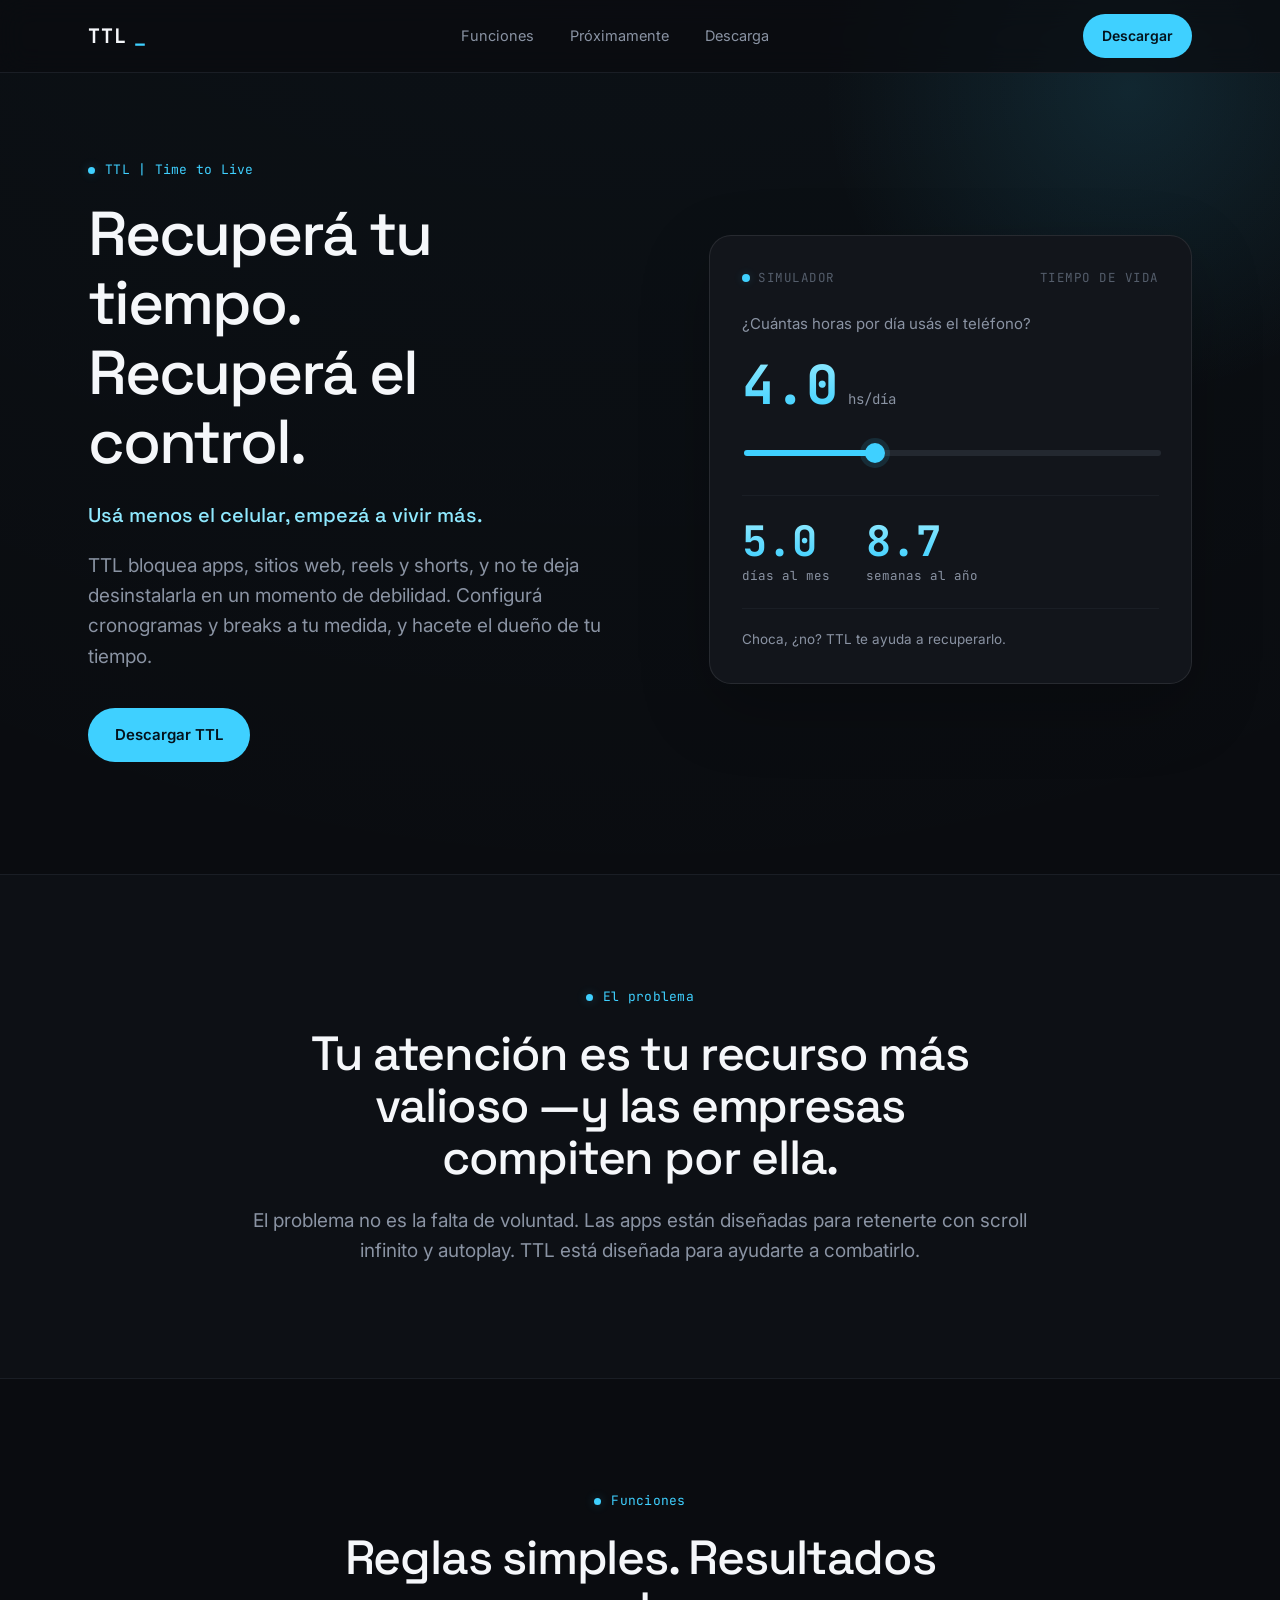
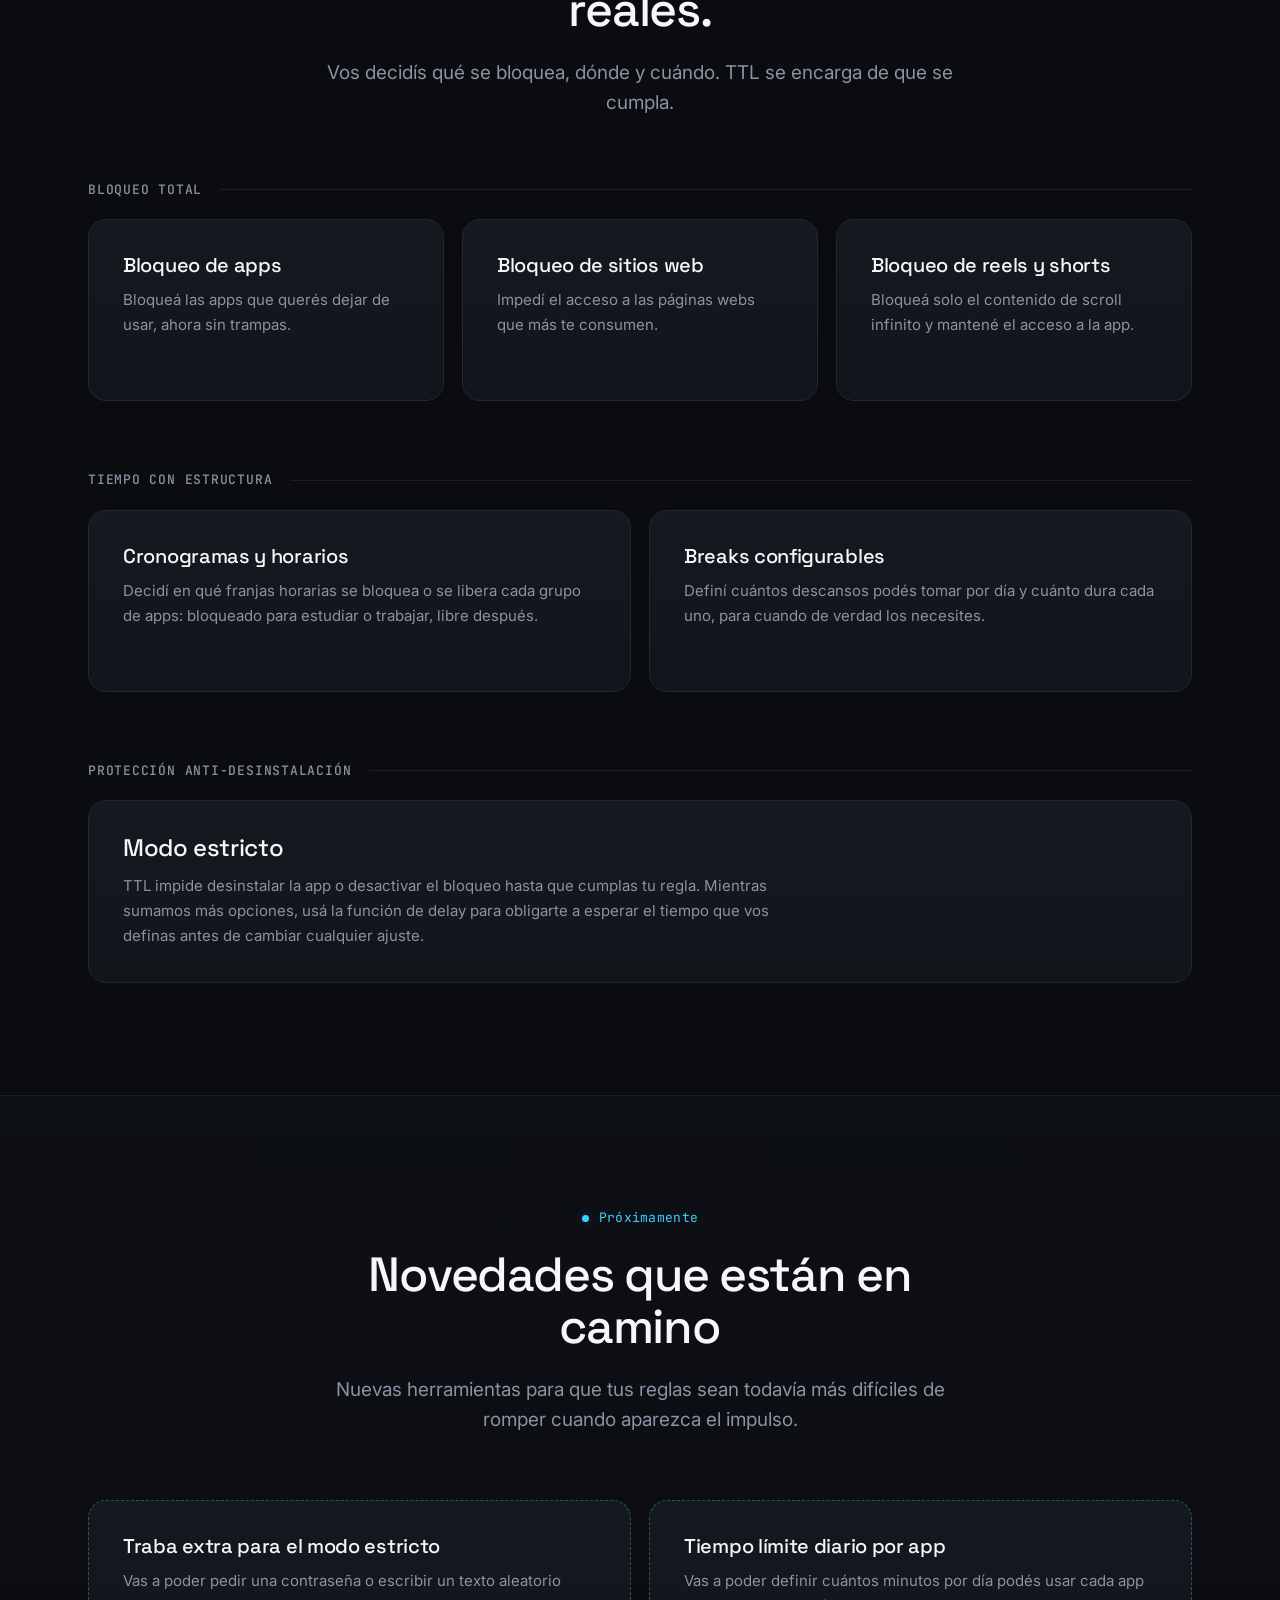
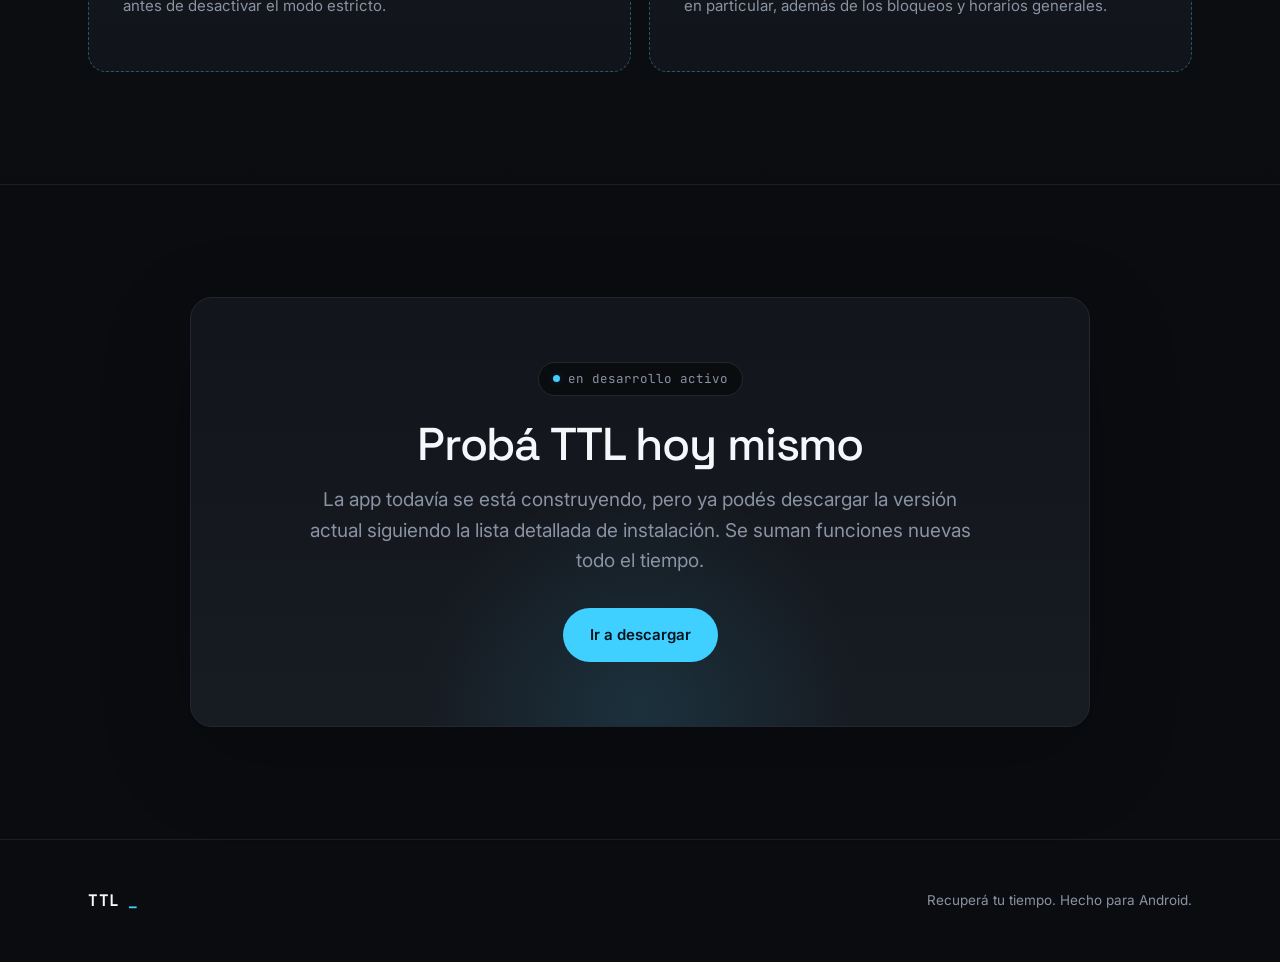
<file: index.html>
<!DOCTYPE html>
<html lang="es">
<head>
<meta charset="UTF-8">
<meta name="viewport" content="width=device-width, initial-scale=1.0">
<title>TTL — Recuperá tu tiempo, recuperá el control</title>
<meta name="description" content="TTL (Time to Live) es una app para Android que bloquea apps, sitios web, reels y shorts, con protección anti-desinstalación, cronogramas y breaks configurables.">
<link rel="preconnect" href="https://fonts.googleapis.com">
<link rel="preconnect" href="https://fonts.gstatic.com" crossorigin>
<link href="https://fonts.googleapis.com/css2?family=Space+Grotesk:wght@300;500;700&family=Inter:wght@400;500;600&family=JetBrains+Mono:wght@400;500;700&display=swap" rel="stylesheet">
<link rel="stylesheet" href="style.css">
</head>
<body>

<nav class="nav">
  <div class="container">
    <a href="#top" class="logo">TTL<span>_</span></a>
    <ul class="nav-links">
      <li><a href="#funciones">Funciones</a></li>
      <li><a href="#proximamente">Próximamente</a></li>
      <li><a href="#descarga">Descarga</a></li>
    </ul>
    <div class="nav-actions">
      <a href="descargar.html" class="btn btn-primary btn-sm">Descargar</a>
      <button class="nav-toggle" aria-label="Abrir menú" aria-expanded="false">
        <svg width="24" height="24" viewBox="0 0 24 24" fill="none"><path d="M3 6h18M3 12h18M3 18h18" stroke="currentColor" stroke-width="1.8" stroke-linecap="round"/></svg>
      </button>
    </div>
  </div>
</nav>

<div class="mobile-menu">
  <a href="#funciones">Funciones</a>
  <a href="#proximamente">Próximamente</a>
  <a href="#descarga">Descarga</a>
  <a href="descargar.html" class="btn btn-primary">Descargar TTL</a>
</div>

<main id="top">

  <!-- HERO -->
  <section class="hero">
    <div class="container hero-grid">
      <div>
        <span class="eyebrow">TTL | Time to Live</span>
        <h1>Recuperá tu tiempo.<br>Recuperá el control.</h1>
        <p class="hero-sub">Usá menos el celular, empezá a vivir más.</p>
        <p class="lede">TTL bloquea apps, sitios web, reels y shorts, y no te deja desinstalarla en un momento de debilidad. Configurá cronogramas y breaks a tu medida, y hacete el dueño de tu tiempo.</p>
        <div class="hero-ctas">
          <a href="descargar.html" class="btn btn-primary">Descargar TTL</a>
        </div>
      </div>

      <div class="sim-widget reveal">
        <div class="sim-head">
          <span><span class="dot"></span>SIMULADOR</span>
          <span>TIEMPO DE VIDA</span>
        </div>
        <p class="sim-question">¿Cuántas horas por día usás el teléfono?</p>
        <div class="sim-current">
          <span class="sim-current-value" id="simHoursValue">4.0</span>
          <span class="sim-current-label">hs/día</span>
        </div>
        <div class="sim-slider-row">
          <input type="range" min="0.5" max="12" step="0.1" value="4" id="simRange" aria-label="Horas por día en el teléfono">
        </div>
        <div class="sim-results">
          <div class="sim-result">
            <span class="sim-number" id="simDays">5.0</span>
            <span class="sim-label">días al mes</span>
          </div>
          <div class="sim-result">
            <span class="sim-number" id="simWeeks">8.7</span>
            <span class="sim-label">semanas al año</span>
          </div>
        </div>
        <p class="sim-caption">Choca, ¿no? TTL te ayuda a recuperarlo.</p>
      </div>
    </div>
  </section>

  <!-- PROBLEMA -->
  <section class="problem">
    <div class="container">
      <div class="section-head reveal">
        <span class="eyebrow">El problema</span>
        <h2>Tu atención es tu recurso más valioso —y las empresas compiten por ella.</h2>
        <p class="lede">El problema no es la falta de voluntad. Las apps están diseñadas para retenerte con scroll infinito y autoplay. TTL está diseñada para ayudarte a combatirlo.</p>
      </div>
    </div>
  </section>

  <!-- FUNCIONES -->
  <section class="features" id="funciones">
    <div class="container">
      <div class="section-head reveal">
        <span class="eyebrow">Funciones</span>
        <h2>Reglas simples. Resultados reales.</h2>
        <p class="lede">Vos decidís qué se bloquea, dónde y cuándo. TTL se encarga de que se cumpla.</p>
      </div>

      <div class="feature-group reveal">
        <h3 class="group-title">Bloqueo total</h3>
        <div class="features-grid">
          <div class="feature-card">
            <h3>Bloqueo de apps</h3>
            <p>Bloqueá las apps que querés dejar de usar, ahora sin trampas.</p>
          </div>
          <div class="feature-card">
            <h3>Bloqueo de sitios web</h3>
            <p>Impedí el acceso a las páginas webs que más te consumen.</p>
          </div>
          <div class="feature-card">
            <h3>Bloqueo de reels y shorts</h3>
            <p>Bloqueá solo el contenido de scroll infinito y mantené el acceso a la app.</p>
          </div>
        </div>
      </div>

      <div class="feature-group reveal">
        <h3 class="group-title">Tiempo con estructura</h3>
        <div class="features-grid cols-2">
          <div class="feature-card">
            <h3>Cronogramas y horarios</h3>
            <p>Decidí en qué franjas horarias se bloquea o se libera cada grupo de apps: bloqueado para estudiar o trabajar, libre después.</p>
          </div>
          <div class="feature-card">
            <h3>Breaks configurables</h3>
            <p>Definí cuántos descansos podés tomar por día y cuánto dura cada uno, para cuando de verdad los necesites.</p>
          </div>
        </div>
      </div>

      <div class="feature-group reveal">
        <h3 class="group-title">Protección anti-desinstalación</h3>
        <div class="shield-card">
          <h3>Modo estricto</h3>
          <p>TTL impide desinstalar la app o desactivar el bloqueo hasta que cumplas tu regla. Mientras sumamos más opciones, usá la función de delay para obligarte a esperar el tiempo que vos definas antes de cambiar cualquier ajuste.</p>
        </div>
      </div>
    </div>
  </section>

  <!-- PRÓXIMAMENTE -->
  <section class="upcoming" id="proximamente">
    <div class="container">
      <div class="section-head reveal">
        <span class="eyebrow">Próximamente</span>
        <h2>Novedades que están en camino</h2>
        <p class="lede">Nuevas herramientas para que tus reglas sean todavía más difíciles de romper cuando aparezca el impulso.</p>
      </div>

      <div class="upcoming-grid reveal">
        <article class="upcoming-card">
          <h3>Traba extra para el modo estricto</h3>
          <p>Vas a poder pedir una contraseña o escribir un texto aleatorio antes de desactivar el modo estricto.</p>
        </article>
        <article class="upcoming-card">
          <h3>Tiempo límite diario por app</h3>
          <p>Vas a poder definir cuántos minutos por día podés usar cada app en particular, además de los bloqueos y horarios generales.</p>
        </article>
      </div>
    </div>
  </section>

  <!-- DESCARGA -->
  <section class="download-band" id="descarga">
    <div class="container">
      <div class="download-card reveal">
        <span class="status-chip"><span class="dot"></span>en desarrollo activo</span>
        <h2>Probá TTL hoy mismo</h2>
        <p class="lede">La app todavía se está construyendo, pero ya podés descargar la versión actual siguiendo la lista detallada de instalación. Se suman funciones nuevas todo el tiempo.</p>
        <a href="descargar.html" class="btn btn-primary">Ir a descargar</a>
      </div>
    </div>
  </section>

</main>

<footer>
  <div class="container footer-row">
    <span class="logo">TTL<span>_</span></span>
    <span class="text-muted">Recuperá tu tiempo. Hecho para Android.</span>
  </div>
</footer>

<script src="script.js"></script>
</body>
</html>
</file>
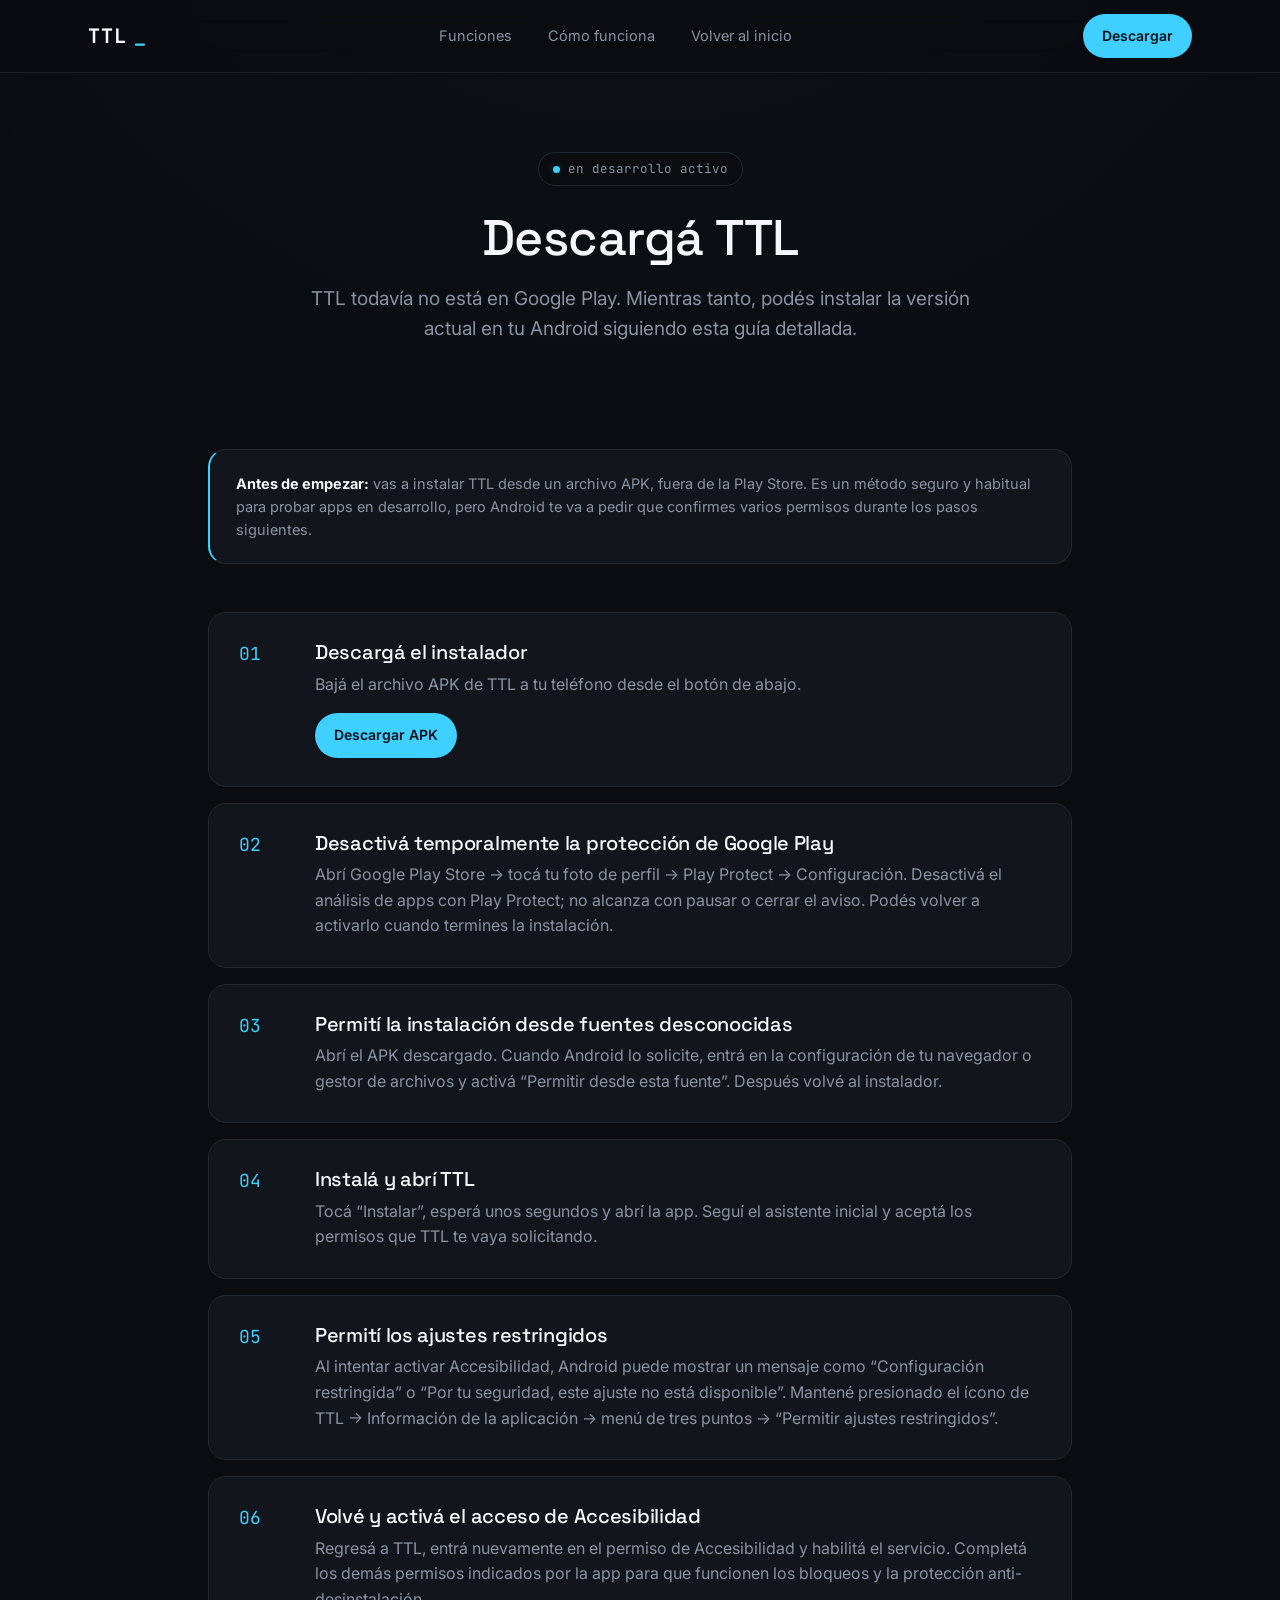
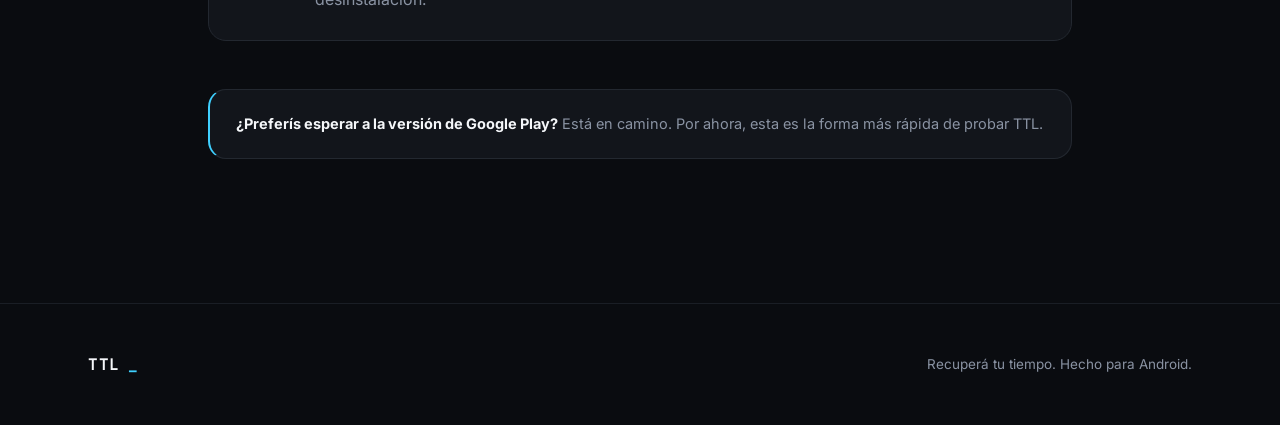
<file: descargar.html>
<!DOCTYPE html>
<html lang="es">
<head>
<meta charset="UTF-8">
<meta name="viewport" content="width=device-width, initial-scale=1.0">
<title>Descargar TTL — instalá la app</title>
<meta name="description" content="Descargá e instalá TTL en tu Android siguiendo una guía detallada paso a paso.">
<link rel="preconnect" href="https://fonts.googleapis.com">
<link rel="preconnect" href="https://fonts.gstatic.com" crossorigin>
<link href="https://fonts.googleapis.com/css2?family=Space+Grotesk:wght@300;500;700&family=Inter:wght@400;500;600&family=JetBrains+Mono:wght@400;500;700&display=swap" rel="stylesheet">
<link rel="stylesheet" href="style.css">
</head>
<body>

<nav class="nav">
  <div class="container">
    <a href="index.html" class="logo">TTL<span>_</span></a>
    <ul class="nav-links">
      <li><a href="index.html#funciones">Funciones</a></li>
      <li><a href="index.html#como-funciona">Cómo funciona</a></li>
      <li><a href="index.html">Volver al inicio</a></li>
    </ul>
    <div class="nav-actions">
      <a href="#pasos" class="btn btn-primary btn-sm">Descargar</a>
      <button class="nav-toggle" aria-label="Abrir menú" aria-expanded="false">
        <svg width="24" height="24" viewBox="0 0 24 24" fill="none"><path d="M3 6h18M3 12h18M3 18h18" stroke="currentColor" stroke-width="1.8" stroke-linecap="round"/></svg>
      </button>
    </div>
  </div>
</nav>

<div class="mobile-menu">
  <a href="index.html#funciones">Funciones</a>
  <a href="index.html#como-funciona">Cómo funciona</a>
  <a href="index.html">Volver al inicio</a>
  <a href="#pasos" class="btn btn-primary">Descargar</a>
</div>

<main>
  <section class="download-page-hero">
    <div class="container">
      <span class="status-chip"><span class="dot"></span>en desarrollo activo</span>
      <h1>Descargá TTL</h1>
      <p class="lede">TTL todavía no está en Google Play. Mientras tanto, podés instalar la versión actual en tu Android siguiendo esta guía detallada.</p>
    </div>
  </section>

  <section id="pasos">
    <div class="container">

      <div class="note-box">
        <strong>Antes de empezar:</strong> vas a instalar TTL desde un archivo APK, fuera de la Play Store. Es un método seguro y habitual para probar apps en desarrollo, pero Android te va a pedir que confirmes varios permisos durante los pasos siguientes.
      </div>

      <div class="steps-list">
        <div class="step-item">
          <div>
            <h3>Descargá el instalador</h3>
            <p>Bajá el archivo APK de TTL a tu teléfono desde el botón de abajo.</p>
            <a href="https://github.com/l-Tirimacco/TTL/raw/refs/heads/main/app-release.apk" class="btn btn-primary btn-sm" >Descargar APK</a>
          </div>
        </div>

        <div class="step-item">
          <div>
            <h3>Desactivá temporalmente la protección de Google Play</h3>
            <p>Abrí Google Play Store → tocá tu foto de perfil → Play Protect → Configuración. Desactivá el análisis de apps con Play Protect; no alcanza con pausar o cerrar el aviso. Podés volver a activarlo cuando termines la instalación.</p>
          </div>
        </div>

        <div class="step-item">
          <div>
            <h3>Permití la instalación desde fuentes desconocidas</h3>
            <p>Abrí el APK descargado. Cuando Android lo solicite, entrá en la configuración de tu navegador o gestor de archivos y activá “Permitir desde esta fuente”. Después volvé al instalador.</p>
          </div>
        </div>

        <div class="step-item">
          <div>
            <h3>Instalá y abrí TTL</h3>
            <p>Tocá “Instalar”, esperá unos segundos y abrí la app. Seguí el asistente inicial y aceptá los permisos que TTL te vaya solicitando.</p>
          </div>
        </div>

        <div class="step-item">
          <div>
            <h3>Permití los ajustes restringidos</h3>
            <p>Al intentar activar Accesibilidad, Android puede mostrar un mensaje como “Configuración restringida” o “Por tu seguridad, este ajuste no está disponible”. Mantené presionado el ícono de TTL → Información de la aplicación → menú de tres puntos → “Permitir ajustes restringidos”.</p>
          </div>
        </div>

        <div class="step-item">
          <div>
            <h3>Volvé y activá el acceso de Accesibilidad</h3>
            <p>Regresá a TTL, entrá nuevamente en el permiso de Accesibilidad y habilitá el servicio. Completá los demás permisos indicados por la app para que funcionen los bloqueos y la protección anti-desinstalación.</p>
          </div>
        </div>
      </div>

      <div class="note-box">
        <strong>¿Preferís esperar a la versión de Google Play?</strong> Está en camino. Por ahora, esta es la forma más rápida de probar TTL.
      </div>

    </div>
  </section>
</main>

<footer>
  <div class="container footer-row">
    <span class="logo">TTL<span>_</span></span>
    <span class="text-muted">Recuperá tu tiempo. Hecho para Android.</span>
  </div>
</footer>

<script src="script.js"></script>
</body>
</html>
</file>
<file: style.css>
/* =========================================================
   TTL — sistema de diseño
   Tokens: negro azulado + celeste. Display Space Grotesk,
   cuerpo Inter, acentos/mono JetBrains Mono (referencia al
   origen "de red" del nombre TTL).
   ========================================================= */

:root{
  --bg: #0a0c10;
  --bg-elevated: #12151b;
  --bg-elevated-2: #171b22;
  --border: #232830;
  --border-soft: #1a1e25;

  --text: #f5f7fa;
  --text-muted: #8a93a3;
  --text-dim: #545d6b;

  --celeste: #3fd0ff;
  --celeste-2: #8fe9ff;
  --celeste-dim: rgba(63, 208, 255, 0.12);
  --celeste-border: rgba(63, 208, 255, 0.35);

  --font-display: 'Space Grotesk', sans-serif;
  --font-body: 'Inter', sans-serif;
  --font-mono: 'JetBrains Mono', monospace;

  --container: 1120px;
  --radius-sm: 8px;
  --radius-md: 14px;
  --radius-lg: 22px;

  --section-pad: 128px;
}

@media (max-width: 720px){
  :root{ --section-pad: 76px; }
}

*, *::before, *::after{ box-sizing: border-box; }

html{ scroll-behavior: smooth; }

body{
  margin: 0;
  background: var(--bg);
  color: var(--text);
  font-family: var(--font-body);
  font-size: 16px;
  line-height: 1.6;
  -webkit-font-smoothing: antialiased;
}

img, svg{ display: block; max-width: 100%; }

a{ color: inherit; text-decoration: none; }

button{ font-family: inherit; cursor: pointer; }

::selection{ background: var(--celeste); color: #04101a; }

:focus-visible{
  outline: 2px solid var(--celeste);
  outline-offset: 3px;
  border-radius: 4px;
}

.container{
  max-width: var(--container);
  margin: 0 auto;
  padding: 0 28px;
}

.eyebrow{
  font-family: var(--font-mono);
  font-size: 13px;
  letter-spacing: 0.02em;
  color: var(--celeste);
  display: inline-flex;
  align-items: center;
  gap: 10px;
  margin: 0 0 18px;
}

.eyebrow::before{
  content: "";
  width: 7px;
  height: 7px;
  border-radius: 50%;
  background: var(--celeste);
  box-shadow: 0 0 10px 2px var(--celeste-dim);
}

h1, h2, h3{
  font-family: var(--font-display);
  font-weight: 500;
  line-height: 1.12;
  margin: 0;
  letter-spacing: -0.01em;
}

h2{ font-size: clamp(28px, 4vw, 42px); }
h3{ font-size: 20px; }

p{ margin: 0; }

.text-muted{ color: var(--text-muted); }

.lede{
  font-size: clamp(17px, 1.6vw, 19px);
  color: var(--text-muted);
  max-width: 56ch;
}

/* ---------- botones ---------- */

.btn{
  display: inline-flex;
  align-items: center;
  justify-content: center;
  gap: 8px;
  font-family: var(--font-body);
  font-weight: 600;
  font-size: 15px;
  padding: 14px 26px;
  border-radius: 999px;
  border: 1px solid transparent;
  transition: transform 0.18s ease, background 0.18s ease, border-color 0.18s ease, color 0.18s ease;
  white-space: nowrap;
}

.btn-primary{
  background: var(--celeste);
  color: #04121c;
}
.btn-primary:hover{ transform: translateY(-2px); background: var(--celeste-2); }

.btn-ghost{
  background: transparent;
  border-color: var(--border);
  color: var(--text);
}
.btn-ghost:hover{ border-color: var(--celeste-border); color: var(--celeste-2); transform: translateY(-2px); }

.btn-sm{ padding: 10px 18px; font-size: 14px; }

/* ---------- nav ---------- */

.nav{
  position: fixed;
  top: 0; left: 0; right: 0;
  z-index: 50;
  background: rgba(10, 12, 16, 0.72);
  backdrop-filter: blur(14px);
  border-bottom: 1px solid var(--border-soft);
}

.nav .container{
  height: 72px;
  display: flex;
  align-items: center;
  justify-content: space-between;
}

.logo{
  font-family: var(--font-mono);
  font-weight: 700;
  font-size: 20px;
  letter-spacing: 0.04em;
  color: var(--text);
  display: flex;
  align-items: center;
  gap: 8px;
}
.logo span{ color: var(--celeste); }

.nav-links{
  display: flex;
  align-items: center;
  gap: 36px;
  list-style: none;
  margin: 0; padding: 0;
}

.nav-links a{
  font-size: 14.5px;
  color: var(--text-muted);
  transition: color 0.15s ease;
}
.nav-links a:hover{ color: var(--text); }

.nav-actions{ display: flex; align-items: center; gap: 18px; }

.nav-toggle{
  display: none;
  background: none;
  border: none;
  color: var(--text);
  padding: 8px;
}

@media (max-width: 860px){
  .nav-links{ display: none; }
  .nav-toggle{ display: block; }
}

.mobile-menu{
  position: fixed;
  inset: 72px 0 0 0;
  background: var(--bg);
  z-index: 49;
  display: none;
  flex-direction: column;
  padding: 32px 28px;
  gap: 26px;
}
.mobile-menu.open{ display: flex; }
.mobile-menu a{
  font-family: var(--font-display);
  font-size: 26px;
  color: var(--text);
}
.mobile-menu .btn{ align-self: flex-start; margin-top: 8px; }

/* ---------- hero ---------- */

.hero{
  padding: 168px 0 var(--section-pad);
  position: relative;
  overflow: hidden;
}

.hero::before{
  content: "";
  position: absolute;
  top: -220px; right: -160px;
  width: 620px; height: 620px;
  background: radial-gradient(circle, var(--celeste-dim) 0%, transparent 70%);
  pointer-events: none;
}

.hero-grid{
  display: grid;
  grid-template-columns: 1.05fr 0.95fr;
  gap: 64px;
  align-items: center;
  position: relative;
}

@media (max-width: 940px){
  .hero-grid{ grid-template-columns: 1fr; gap: 48px; }
}

.hero h1{ font-size: clamp(38px, 5.4vw, 62px); margin-bottom: 22px; }

.hero-sub{
  font-family: var(--font-display);
  font-weight: 500;
  font-size: 20px;
  color: var(--celeste-2);
  margin-bottom: 20px;
  max-width: 34ch;
}

.hero .lede{ margin-bottom: 36px; }

.hero-ctas{ display: flex; gap: 16px; flex-wrap: wrap; }

/* simulador de tiempo de vida (hero) */

.sim-widget{
  background: var(--bg-elevated);
  border: 1px solid var(--border);
  border-radius: var(--radius-lg);
  padding: 32px;
  position: relative;
}

.sim-head{
  display: flex;
  justify-content: space-between;
  align-items: center;
  font-family: var(--font-mono);
  font-size: 12.5px;
  color: var(--text-dim);
  letter-spacing: 0.04em;
  margin-bottom: 24px;
}

.sim-head .dot{
  width: 8px; height: 8px; border-radius: 50%;
  background: var(--celeste);
  display: inline-block;
  margin-right: 8px;
  box-shadow: 0 0 8px 1px var(--celeste-dim);
}

.sim-question{
  font-size: 15px;
  color: var(--text-muted);
  margin-bottom: 22px;
}

.sim-current{
  display: flex;
  align-items: baseline;
  gap: 10px;
  margin-bottom: 26px;
}

.sim-current-value{
  font-family: var(--font-mono);
  font-weight: 700;
  font-size: 54px;
  line-height: 1;
  display: inline-block;
  background: linear-gradient(180deg, var(--celeste-2), var(--celeste));
  -webkit-background-clip: text;
  background-clip: text;
  color: transparent;
}

@keyframes simPulse{
  0%{ transform: scale(1); }
  45%{ transform: scale(1.06); }
  100%{ transform: scale(1); }
}

.sim-current-value.pulse{ animation: simPulse 0.22s ease; }

.sim-current-label{
  font-family: var(--font-mono);
  font-size: 14px;
  color: var(--text-muted);
}

.sim-slider-row{ margin-bottom: 32px; }

.sim-slider-row input[type="range"]{
  width: 100%;
  -webkit-appearance: none;
  appearance: none;
  height: 6px;
  border-radius: 999px;
  background: var(--border);
  outline: none;
}

.sim-slider-row input[type="range"]::-webkit-slider-thumb{
  -webkit-appearance: none;
  appearance: none;
  width: 20px; height: 20px;
  border-radius: 50%;
  background: var(--celeste);
  cursor: pointer;
  box-shadow: 0 0 0 5px var(--celeste-dim);
  transition: box-shadow 0.15s ease, transform 0.15s ease;
}

.sim-slider-row input[type="range"]:active::-webkit-slider-thumb{
  transform: scale(1.08);
  box-shadow: 0 0 0 7px var(--celeste-dim);
}

.sim-slider-row input[type="range"]::-moz-range-thumb{
  width: 20px; height: 20px;
  border: none;
  border-radius: 50%;
  background: var(--celeste);
  cursor: pointer;
  box-shadow: 0 0 0 5px var(--celeste-dim);
  transition: box-shadow 0.15s ease, transform 0.15s ease;
}

.sim-slider-row input[type="range"]:active::-moz-range-thumb{
  transform: scale(1.08);
  box-shadow: 0 0 0 7px var(--celeste-dim);
}

.sim-slider-row input[type="range"]::-moz-range-track{
  height: 6px;
  background: var(--border);
  border-radius: 999px;
}

.sim-results{
  display: flex;
  gap: 36px;
  padding-top: 24px;
  padding-bottom: 22px;
  border-top: 1px solid var(--border-soft);
  border-bottom: 1px solid var(--border-soft);
  margin-bottom: 20px;
  flex-wrap: wrap;
}

.sim-result{ display: flex; flex-direction: column; gap: 4px; }

.sim-number{
  font-family: var(--font-mono);
  font-weight: 700;
  font-size: 42px;
  line-height: 1;
  background: linear-gradient(180deg, var(--celeste-2), var(--celeste));
  -webkit-background-clip: text;
  background-clip: text;
  color: transparent;
}

.sim-label{
  font-family: var(--font-mono);
  font-size: 12.5px;
  color: var(--text-muted);
}

.sim-caption{ font-size: 13.5px; color: var(--text-muted); }

/* ---------- franja problema ---------- */

.problem{
  padding: var(--section-pad) 0;
  border-top: 1px solid var(--border-soft);
  border-bottom: 1px solid var(--border-soft);
}

.problem-grid{
  display: grid;
  grid-template-columns: 1fr 1fr;
  gap: 64px;
  align-items: center;
}

@media (max-width: 780px){
  .problem-grid{ grid-template-columns: 1fr; gap: 28px; }
}

.problem-lead{
  border-left: 2px solid var(--celeste-border);
  padding-left: 26px;
}

.problem h2{ max-width: 20ch; }

/* ---------- funciones ---------- */

.features{ padding: var(--section-pad) 0; }

.features-head,
.upcoming-head{
  display: flex;
  flex-direction: column;
  align-items: center;
  text-align: center;
  gap: 18px;
  max-width: 860px;
  margin: 0 auto 56px;
}

.features-lead{
  display: flex;
  flex-direction: column;
  align-items: center;
  gap: 18px;
}

.features-lead h2,
.upcoming-head h2{
  max-width: 14ch;
  margin: 0 auto;
}

.features-head .lede,
.upcoming-head .lede{
  max-width: 36ch;
  margin: 0 auto;
}

@media (max-width: 780px){
  .features-head,
  .upcoming-head{
    gap: 16px;
    margin-bottom: 44px;
  }

  .features-head .lede,
  .upcoming-head .lede{
    max-width: 32ch;
  }
}

.features-grid{
  display: grid;
  grid-template-columns: repeat(3, 1fr);
  gap: 1px;
  background: var(--border-soft);
  border: 1px solid var(--border-soft);
  border-radius: var(--radius-lg);
  overflow: hidden;
}

@media (max-width: 940px){
  .features-grid{ grid-template-columns: repeat(2, 1fr); }
}

@media (max-width: 600px){
  .features-grid{ grid-template-columns: 1fr; }
}

.feature-card{
  background: var(--bg-elevated);
  padding: 40px;
  transition: background 0.2s ease;
}

.feature-card:hover{ background: var(--bg-elevated-2); }

.feature-tag{
  display: inline-block;
  font-family: var(--font-mono);
  font-size: 12px;
  letter-spacing: 0.06em;
  color: var(--celeste);
  border: 1px solid var(--celeste-border);
  padding: 4px 10px;
  border-radius: 6px;
  margin-bottom: 20px;
}

.feature-card h3{ margin-bottom: 10px; }

.feature-card p{ color: var(--text-muted); font-size: 15px; }

.feature-group{ margin-bottom: 64px; }
.feature-group:last-of-type{ margin-bottom: 0; }

.group-title{
  font-family: var(--font-mono);
  font-size: 13px;
  letter-spacing: 0.06em;
  text-transform: uppercase;
  color: var(--text-muted);
  padding-bottom: 14px;
  margin-bottom: 24px;
  border-bottom: 1px solid var(--border-soft);
}

.features-grid.cols-2{ grid-template-columns: repeat(2, 1fr); }

@media (max-width: 600px){
  .features-grid.cols-2{ grid-template-columns: 1fr; }
}

.shield-card{
  background: var(--bg-elevated);
  border: 1px solid var(--border);
  border-radius: var(--radius-lg);
  padding: 44px;
}

.shield-head{
  display: flex;
  align-items: center;
  gap: 14px;
  margin-bottom: 22px;
  flex-wrap: wrap;
}

.shield-head .feature-tag,
.roadmap-head .feature-tag{
  margin-bottom: 0;
}

.strict-badge{
  font-family: var(--font-mono);
  font-size: 12px;
  letter-spacing: 0.05em;
  color: var(--celeste-2);
  background: var(--celeste-dim);
  padding: 5px 12px;
  border-radius: 999px;
}

.shield-card h3{ font-size: 24px; max-width: 34ch; margin-bottom: 16px; }
.shield-card > p{ color: var(--text-muted); font-size: 15.5px; max-width: 66ch; margin-bottom: 28px; }

.shield-soon{
  display: flex;
  align-items: flex-start;
  gap: 18px;
  padding-top: 26px;
  border-top: 1px dashed var(--celeste-border);
  flex-wrap: wrap;
}

.shield-soon p{ color: var(--text-muted); font-size: 14.5px; max-width: 58ch; margin: 0; }
.shield-soon .feature-tag{ margin-bottom: 0; flex-shrink: 0; }

.roadmap-card{
  border: 1px dashed var(--celeste-border);
  border-radius: var(--radius-lg);
  padding: 32px 40px;
  margin-top: 24px;
  display: flex;
  flex-direction: column;
  gap: 12px;
}

.roadmap-head{
  display: flex;
  align-items: center;
  gap: 18px;
  flex-wrap: wrap;
}

.roadmap-head h3{ margin: 0; }

.roadmap-tag{ flex-shrink: 0; }

.roadmap-card p{ color: var(--text-muted); font-size: 15px; max-width: 60ch; }

/* ---------- como funciona ---------- */

.how{ padding: var(--section-pad) 0; background: var(--bg-elevated); }

.how-head{ margin-bottom: 56px; }

.steps{
  display: grid;
  grid-template-columns: repeat(3, 1fr);
  gap: 32px;
}

@media (max-width: 820px){
  .steps{ grid-template-columns: 1fr; gap: 40px; }
}

.step{ position: relative; padding-left: 0; }

.step-num{
  font-family: var(--font-mono);
  font-size: 13px;
  color: var(--celeste);
  border-bottom: 1px solid var(--celeste-border);
  padding-bottom: 14px;
  margin-bottom: 18px;
  display: block;
}

.step h3{ margin-bottom: 10px; }
.step p{ color: var(--text-muted); font-size: 15px; }

/* ---------- descarga band ---------- */

.download-band{
  padding: var(--section-pad) 0;
  text-align: center;
}

.download-card{
  background: linear-gradient(180deg, var(--bg-elevated), var(--bg-elevated-2));
  border: 1px solid var(--border);
  border-radius: var(--radius-lg);
  padding: 72px 40px;
  position: relative;
  overflow: hidden;
}

.download-card::after{
  content: "";
  position: absolute;
  bottom: -180px; left: 50%;
  transform: translateX(-50%);
  width: 500px; height: 400px;
  background: radial-gradient(circle, var(--celeste-dim), transparent 70%);
  pointer-events: none;
  z-index: 0;
}

.download-card h2{ margin-bottom: 16px; position: relative; z-index: 1; }
.download-card .lede{ margin: 0 auto 32px; position: relative; z-index: 1; }
.download-card .btn{ position: relative; z-index: 1; }
.download-card .status-chip{ z-index: 1; }

.status-chip{
  display: inline-flex;
  align-items: center;
  gap: 8px;
  font-family: var(--font-mono);
  font-size: 12.5px;
  color: var(--text-muted);
  background: var(--bg);
  border: 1px solid var(--border);
  padding: 6px 14px;
  border-radius: 999px;
  margin-bottom: 24px;
  position: relative;
}
.status-chip .dot{
  width: 7px; height: 7px; border-radius: 50%; background: var(--celeste);
  box-shadow: 0 0 8px 1px var(--celeste-dim);
}

/* ---------- footer ---------- */

footer{
  padding: 48px 0;
  border-top: 1px solid var(--border-soft);
}

.footer-row{
  display: flex;
  justify-content: space-between;
  align-items: center;
  flex-wrap: wrap;
  gap: 16px;
}

.footer-row .logo{ font-size: 16px; }

footer .text-muted{ font-size: 13.5px; }

/* ---------- reveal on scroll ---------- */

.reveal{
  opacity: 0;
  transform: translateY(18px);
  transition: opacity 0.7s ease, transform 0.7s ease;
}
.reveal.is-visible{ opacity: 1; transform: translateY(0); }

@media (prefers-reduced-motion: reduce){
  html{ scroll-behavior: auto; }
  .reveal{ opacity: 1; transform: none; transition: none; }
  .btn, .feature-card{ transition: none; }
}

/* ---------- página descargar ---------- */

.download-page-hero{
  padding: 156px 0 64px;
}

.download-page-hero h1{
  font-size: clamp(34px, 5vw, 50px);
  margin-bottom: 18px;
}

.steps-list{
  counter-reset: step;
  display: flex;
  flex-direction: column;
  margin: 56px 0;
}

.step-item{
  counter-increment: step;
  display: grid;
  grid-template-columns: 64px 1fr;
  gap: 24px;
  padding: 32px 0;
  border-top: 1px solid var(--border-soft);
}

.step-item:last-child{ border-bottom: 1px solid var(--border-soft); }

.step-item::before{
  content: counter(step, decimal-leading-zero);
  font-family: var(--font-mono);
  font-size: 22px;
  color: var(--celeste);
}

.step-item h3{ margin-bottom: 8px; }
.step-item p{ color: var(--text-muted); }
.step-item .btn{ margin-top: 16px; }

.note-box{
  background: var(--bg-elevated);
  border: 1px solid var(--border);
  border-left: 3px solid var(--celeste);
  border-radius: var(--radius-md);
  padding: 22px 26px;
  font-size: 14.5px;
  color: var(--text-muted);
  margin: 40px 0;
}

.note-box strong{ color: var(--text); }

/* ---------- próximamente ---------- */

.upcoming{
  padding: var(--section-pad) 0;
  border-top: 1px solid var(--border-soft);
  border-bottom: 1px solid var(--border-soft);
}

.upcoming-head{
  margin-bottom: 48px;
}

.upcoming-grid{
  display: grid;
  grid-template-columns: repeat(2, 1fr);
  gap: 24px;
}

.upcoming-card{
  border: 1px dashed var(--celeste-border);
  border-radius: var(--radius-lg);
  padding: 36px 40px;
}

.upcoming-card h3{
  margin-bottom: 12px;
}

.upcoming-card p{
  color: var(--text-muted);
  font-size: 15px;
}

@media (max-width: 780px){
  .upcoming-grid{
    grid-template-columns: 1fr;
  }
}

/* =========================================================
   Rediseño de coherencia visual — v5
   Regla general: encabezados principales centrados;
   contenido funcional y tarjetas alineados a la izquierda.
   ========================================================= */

:root{
  --container: 1160px;
  --section-pad: 112px;
  --card-radius: 18px;
  --card-pad: 34px;
}

body{
  background:
    radial-gradient(circle at 50% -18%, rgba(63, 208, 255, 0.045), transparent 34%),
    var(--bg);
}

h2{
  font-size: clamp(32px, 4.2vw, 48px);
  line-height: 1.08;
  letter-spacing: -0.025em;
}

h3{
  letter-spacing: -0.015em;
}

/* Todos los encabezados de sección comparten la misma composición. */
.section-head{
  width: min(100%, 820px);
  margin: 0 auto 64px;
  display: flex;
  flex-direction: column;
  align-items: center;
  text-align: center;
}

.section-head .eyebrow{
  margin-bottom: 20px;
}

.section-head h2{
  max-width: 20ch;
}

.section-head .lede{
  max-width: 54ch;
  margin-top: 22px;
}

/* El hero conserva composición editorial en dos columnas. */
.hero{
  padding-top: 156px;
}

.hero-grid{
  gap: clamp(48px, 7vw, 88px);
}

.hero h1{
  max-width: 12ch;
  letter-spacing: -0.035em;
}

.sim-widget{
  border-color: rgba(255,255,255,0.09);
  box-shadow: 0 24px 70px rgba(0,0,0,0.22);
}

/* Problema: mismo lenguaje que el resto, sin una segunda alineación competidora. */
.problem{
  background: rgba(18, 21, 27, 0.46);
}

.problem .section-head{
  margin-bottom: 0;
}

.problem .section-head h2{
  max-width: 24ch;
}

.problem .section-head .lede{
  max-width: 66ch;
}

/* Secciones: ritmo consistente. */
.features,
.upcoming,
.how,
.download-band{
  padding: var(--section-pad) 0;
}

.features-head,
.features-lead,
.upcoming-head,
.how-head{
  all: unset;
}

/* Categorías internas: alineadas a la izquierda de forma deliberada. */
.feature-group{
  margin-bottom: 72px;
}

.group-title{
  display: flex;
  align-items: center;
  gap: 18px;
  padding: 0;
  margin: 0 0 22px;
  border: 0;
  color: var(--text-muted);
}

.group-title::after{
  content: "";
  height: 1px;
  flex: 1;
  background: var(--border-soft);
}

/* Un único sistema de tarjetas para funciones, próximos lanzamientos y pasos. */
.features-grid{
  gap: 18px;
  background: transparent;
  border: 0;
  border-radius: 0;
  overflow: visible;
}

.feature-card,
.shield-card,
.upcoming-card,
.step{
  background: linear-gradient(180deg, rgba(23, 27, 34, 0.88), rgba(18, 21, 27, 0.94));
  border: 1px solid var(--border);
  border-radius: var(--card-radius);
  padding: var(--card-pad);
  transition: transform 0.22s ease, border-color 0.22s ease, background 0.22s ease;
}

.feature-card:hover,
.shield-card:hover,
.upcoming-card:hover,
.step:hover{
  transform: translateY(-3px);
  border-color: var(--celeste-border);
  background: var(--bg-elevated-2);
}

.feature-card{
  min-height: 182px;
}

.feature-card h3,
.shield-card h3,
.upcoming-card h3,
.step h3{
  margin-bottom: 12px;
}

.feature-card p,
.shield-card > p,
.upcoming-card p,
.step p{
  color: var(--text-muted);
  font-size: 15px;
  line-height: 1.65;
  margin: 0;
}

.shield-card{
  min-height: auto;
}

.shield-card h3{
  font-size: 24px;
  max-width: none;
}

.shield-card > p{
  max-width: 76ch;
}

/* Próximamente mantiene una señal visual distinta, pero no rompe el sistema. */
.upcoming{
  position: relative;
  background:
    linear-gradient(180deg, rgba(18, 21, 27, 0.40), rgba(10, 12, 16, 0.15));
  border-top: 1px solid var(--border-soft);
  border-bottom: 1px solid var(--border-soft);
}

.upcoming-grid{
  gap: 18px;
}

.upcoming-card{
  border-style: dashed;
  border-color: var(--celeste-border);
  min-height: 172px;
}

/* Cómo funciona: tarjetas, no columnas sueltas flotando. */
.how{
  background: var(--bg);
}

.steps{
  gap: 18px;
}

.step{
  min-height: 224px;
}

.step-num{
  width: fit-content;
  border: 0;
  padding: 0;
  margin: 0 0 28px;
  font-size: 13px;
  letter-spacing: 0.08em;
}

/* CTA final: centrado y con la misma escala que el resto. */
.download-card{
  width: min(100%, 900px);
  margin: 0 auto;
  padding: 64px clamp(28px, 6vw, 72px);
  box-shadow: 0 28px 90px rgba(0,0,0,0.22);
}

.download-card h2{
  font-size: clamp(32px, 4vw, 46px);
}

/* Página de descarga: misma jerarquía visual. */
.download-page-hero{
  padding: 152px 0 72px;
  text-align: center;
}

.download-page-hero .container{
  width: min(100%, 820px);
}

.download-page-hero .lede{
  margin: 0 auto;
  max-width: 58ch;
}

#pasos{
  padding-bottom: var(--section-pad);
}

#pasos > .container{
  width: min(100%, 920px);
}

.steps-list{
  gap: 16px;
  margin: 48px 0;
}

.step-item{
  grid-template-columns: 56px 1fr;
  gap: 20px;
  padding: 28px 30px;
  border: 1px solid var(--border);
  border-radius: var(--card-radius);
  background: var(--bg-elevated);
}

.step-item:last-child{
  border-bottom: 1px solid var(--border);
}

.step-item::before{
  font-size: 18px;
  line-height: 1.4;
}

.note-box{
  margin: 32px 0;
  border-left-width: 2px;
  border-radius: var(--card-radius);
}

@media (max-width: 940px){
  :root{
    --section-pad: 92px;
  }

  .features-grid{
    grid-template-columns: 1fr 1fr;
  }

  .features-grid .feature-card:last-child:nth-child(odd){
    grid-column: 1 / -1;
  }
}

@media (max-width: 720px){
  :root{
    --section-pad: 74px;
    --card-pad: 26px;
  }

  .container{
    padding-left: 22px;
    padding-right: 22px;
  }

  .hero{
    padding-top: 126px;
  }

  .section-head{
    align-items: flex-start;
    text-align: left;
    margin-bottom: 42px;
  }

  .section-head h2,
  .section-head .lede,
  .problem .section-head h2,
  .problem .section-head .lede{
    max-width: none;
  }

  .features-grid,
  .upcoming-grid,
  .steps{
    grid-template-columns: 1fr;
  }

  .features-grid .feature-card:last-child:nth-child(odd){
    grid-column: auto;
  }

  .feature-group{
    margin-bottom: 54px;
  }

  .feature-card,
  .upcoming-card,
  .step{
    min-height: auto;
  }

  .download-card{
    text-align: left;
  }

  .download-card .lede{
    margin-left: 0;
    margin-right: 0;
  }

  .download-page-hero{
    text-align: left;
  }

  .download-page-hero .lede{
    margin-left: 0;
  }

  .step-item{
    grid-template-columns: 1fr;
    gap: 12px;
    padding: 24px;
  }
}

@media (prefers-reduced-motion: reduce){
  .feature-card,
  .shield-card,
  .upcoming-card,
  .step{
    transition: none;
  }
}
</file>
